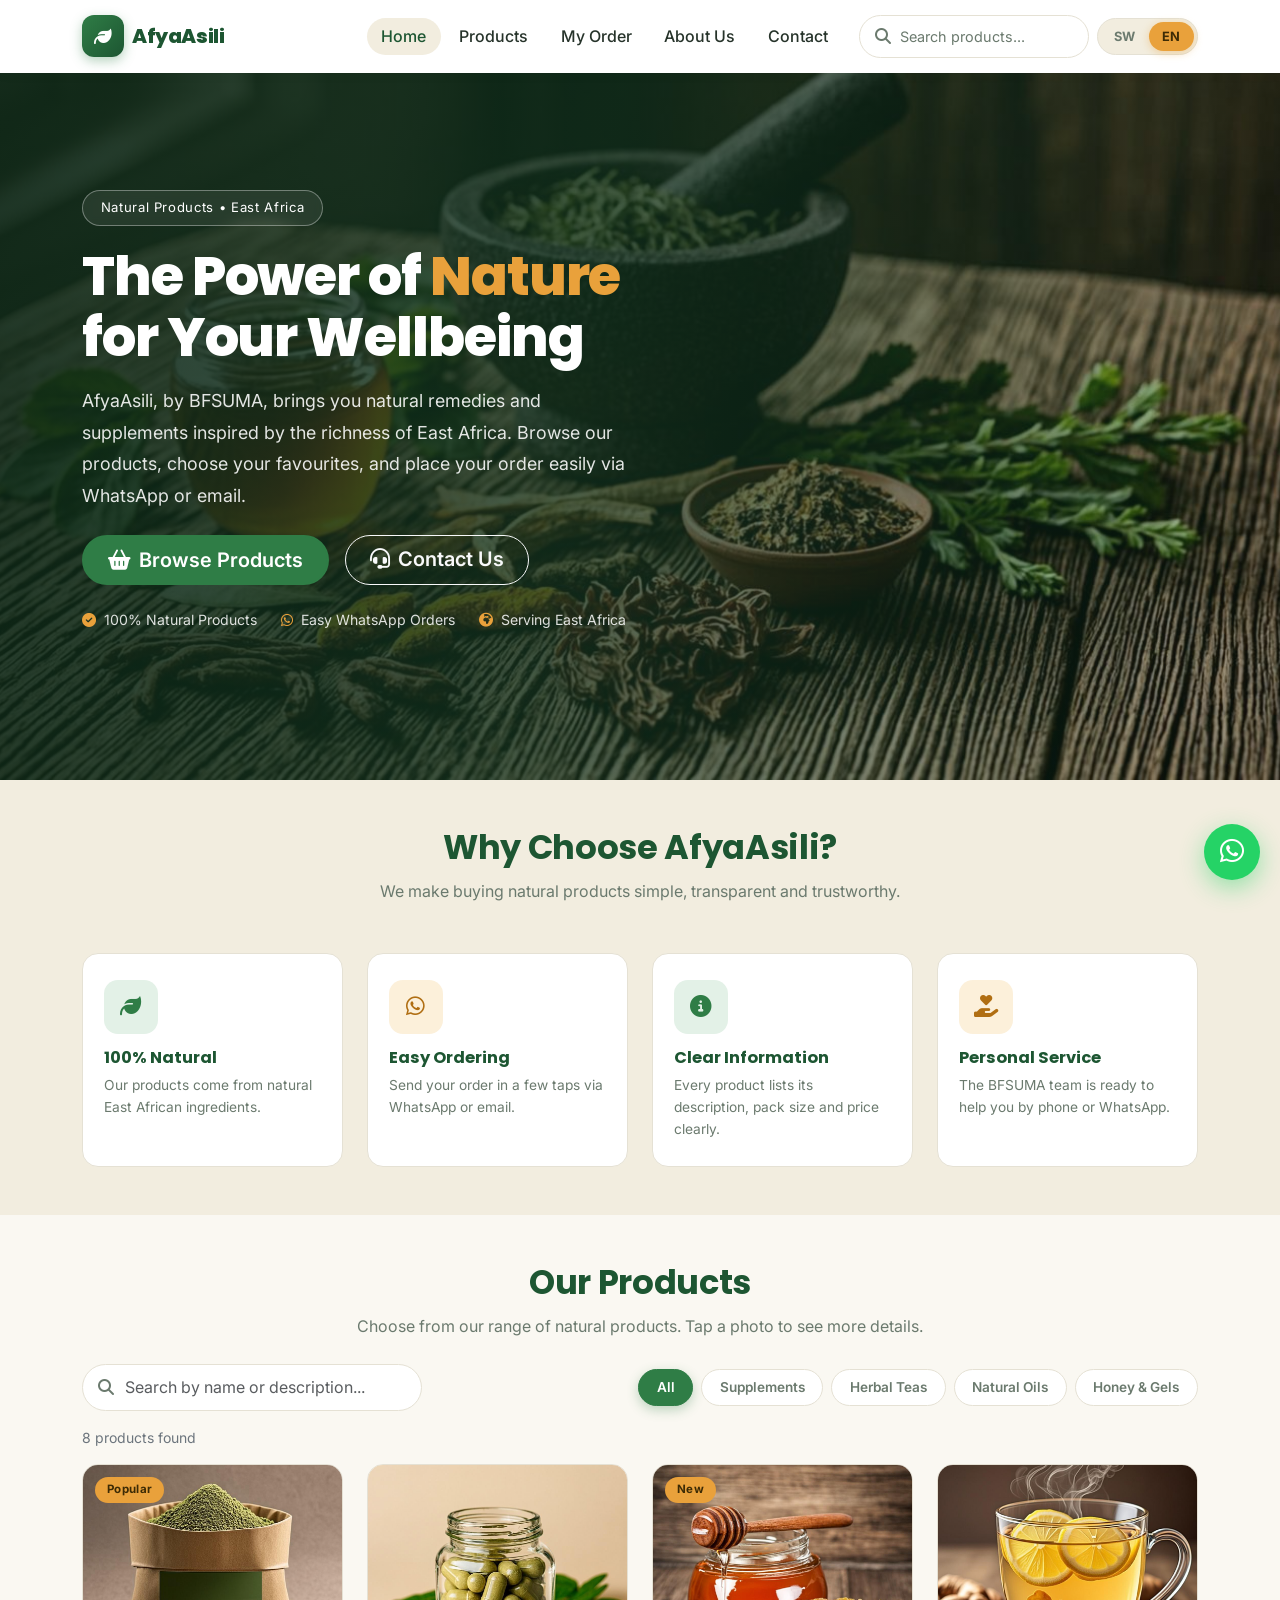
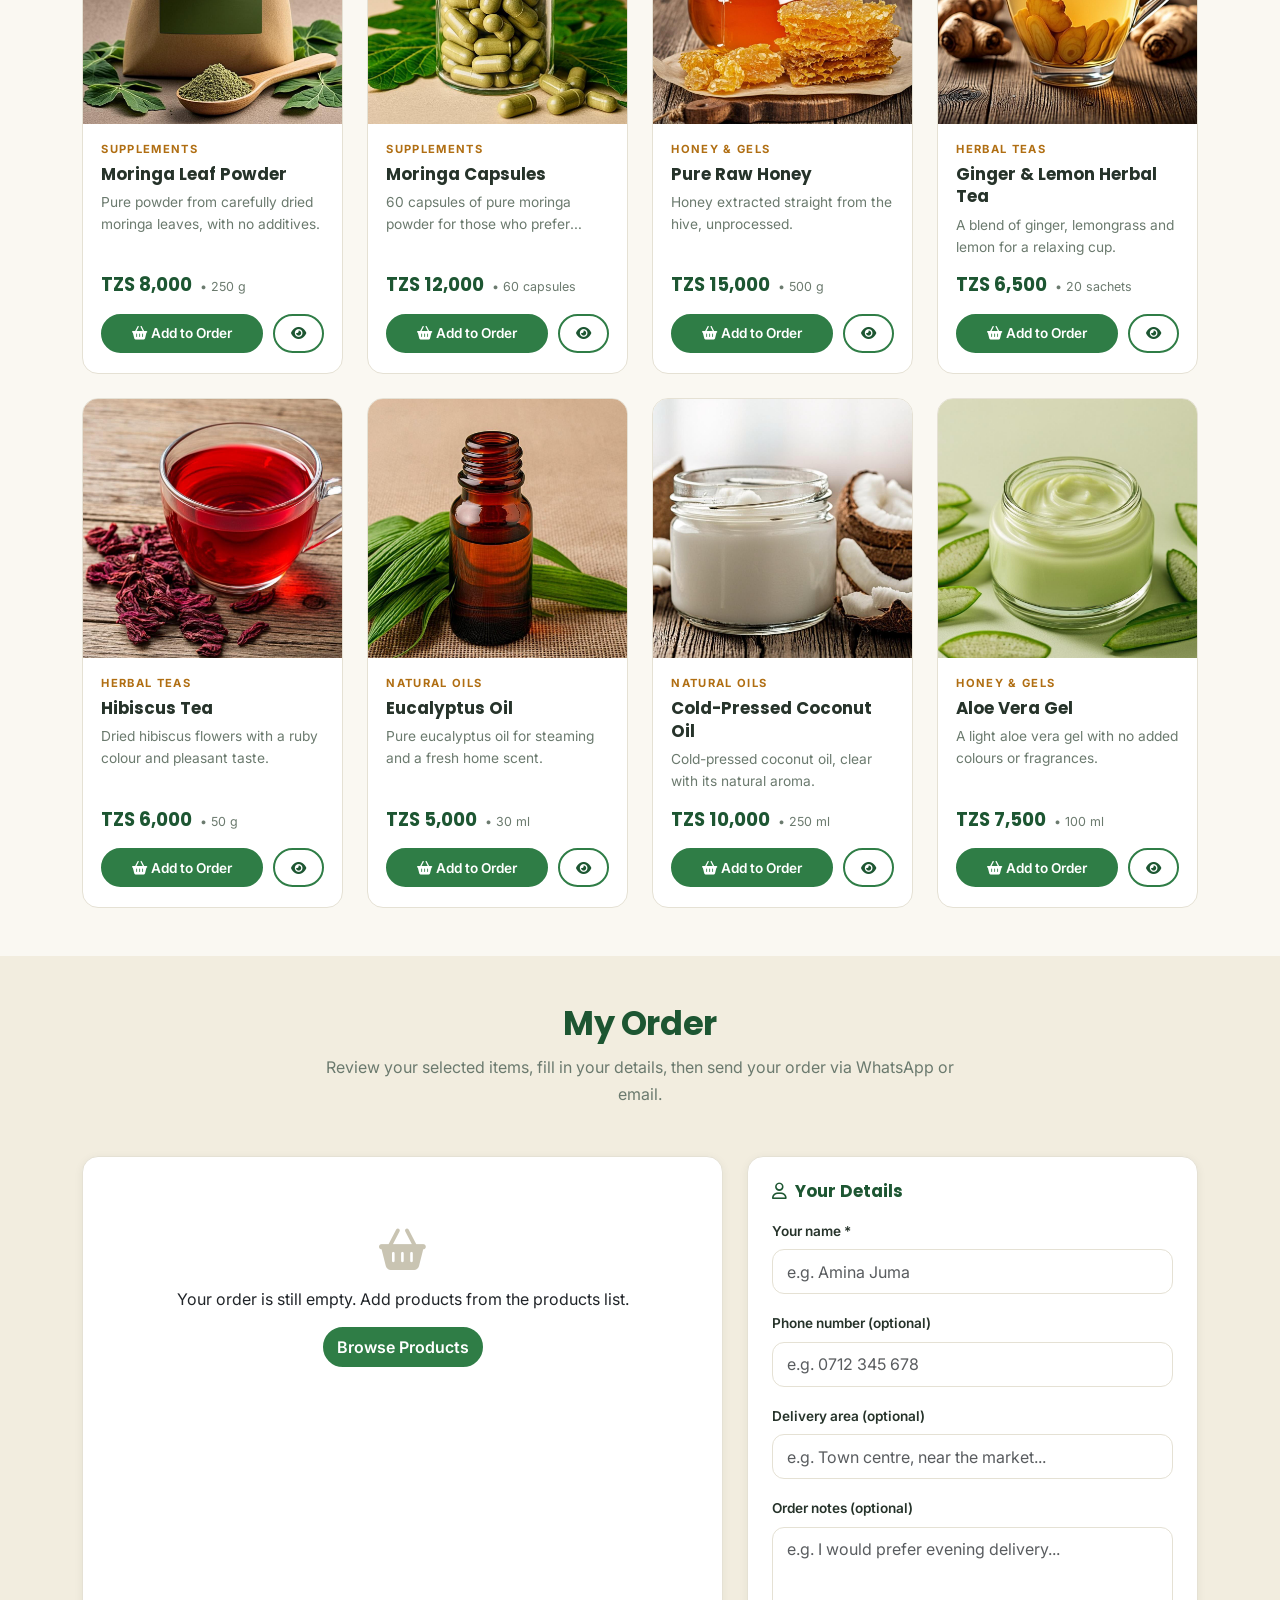
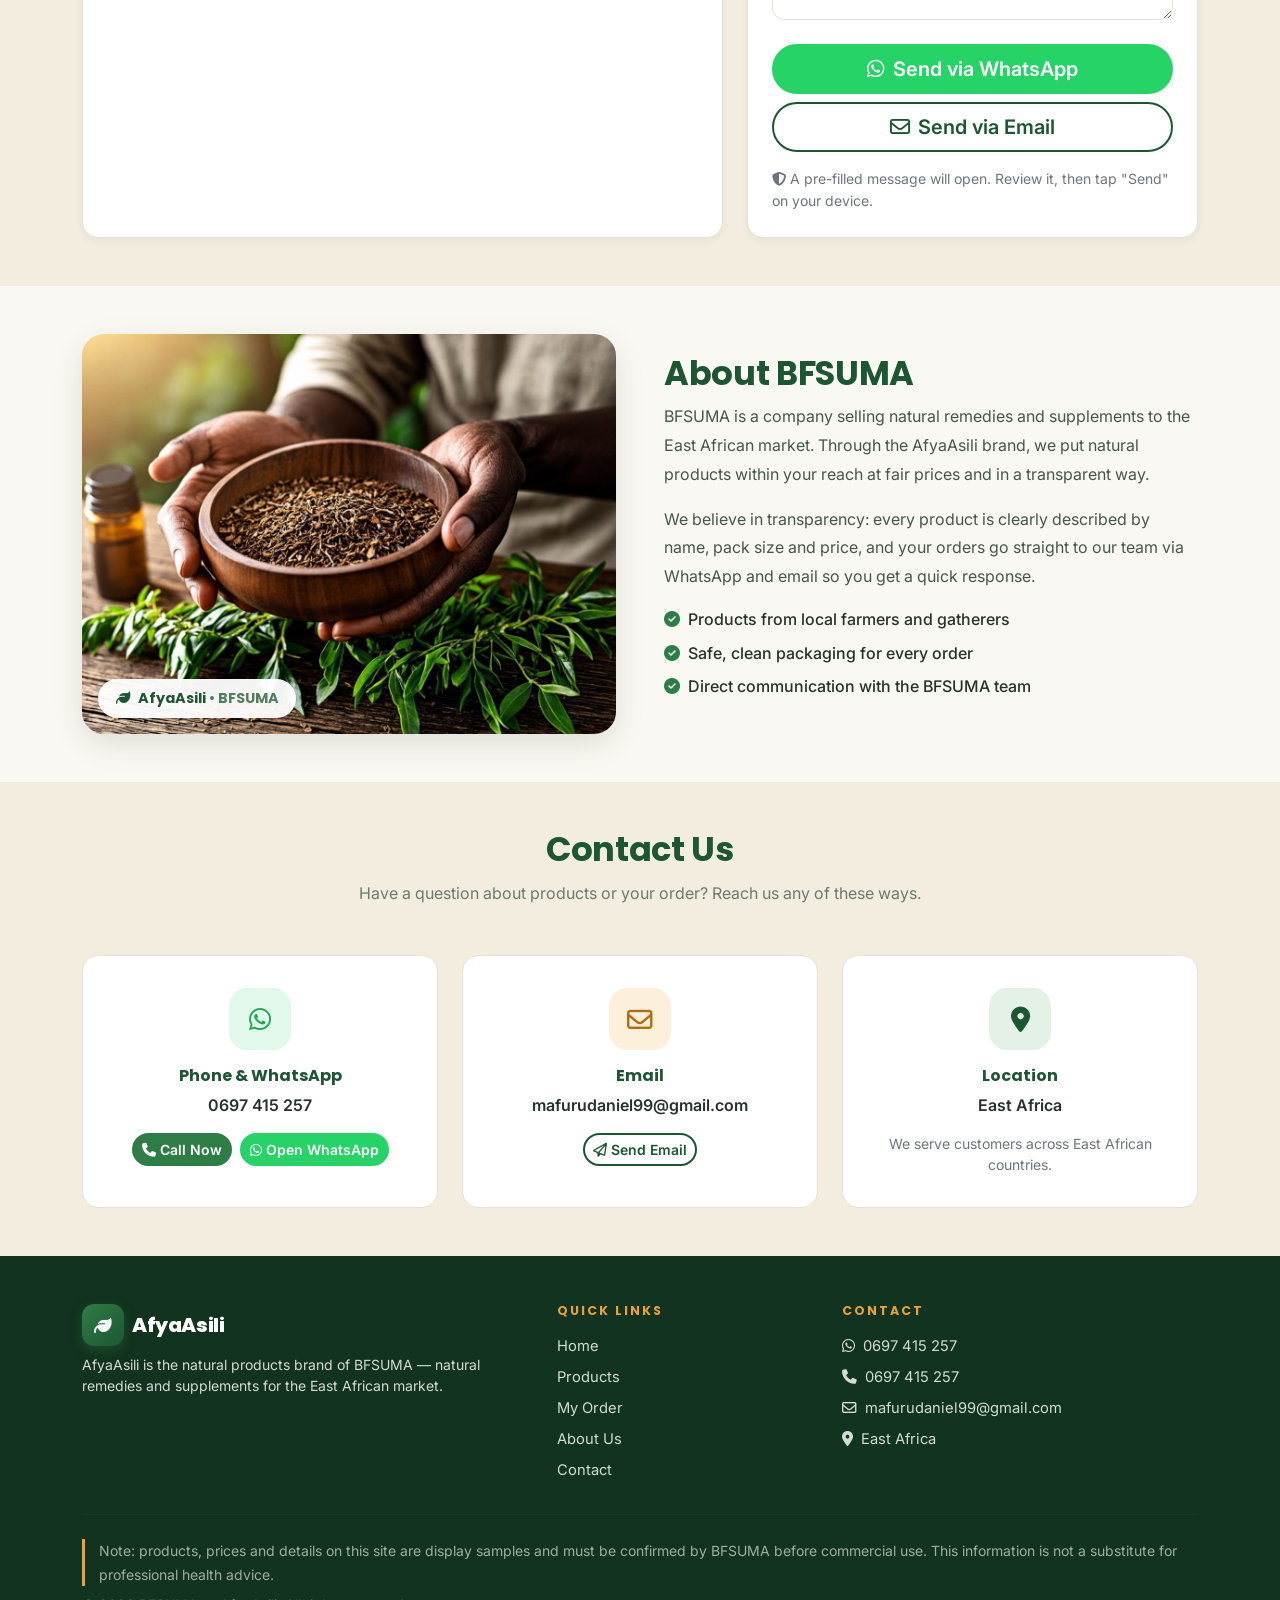
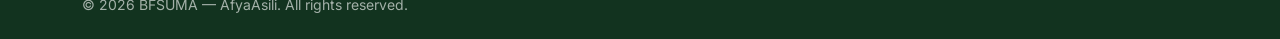
<file: public/index.html>
<!DOCTYPE html>
<html lang="sw">
<head>
  <meta charset="UTF-8" />
  <meta name="viewport" content="width=device-width, initial-scale=1" />
  <meta name="description" content="AfyaAsili — dawa na virutubisho vya asili kutoka kwa BFSUMA kwa soko la Afrika Mashariki. Natural remedies and supplements by BFSUMA for East Africa." />
  <title>AfyaAsili — Bidhaa za Asili za BFSUMA</title>

  <!-- Favicon (SVG ndogo ya jani) -->
  <link rel="icon" type="image/svg+xml" href="img/favicon.svg" />

  <!-- Bootstrap 5 -->
  <link href="https://cdn.jsdelivr.net/npm/bootstrap@5.3.3/dist/css/bootstrap.min.css" rel="stylesheet" />
  <!-- Font Awesome 6 -->
  <link href="https://cdnjs.cloudflare.com/ajax/libs/font-awesome/6.5.2/css/all.min.css" rel="stylesheet" />
  <!-- Font za Google -->
  <link rel="preconnect" href="https://fonts.googleapis.com" />
  <link rel="preconnect" href="https://fonts.gstatic.com" crossorigin />
  <link href="https://fonts.googleapis.com/css2?family=Poppins:wght@500;600;700;800&family=Inter:wght@400;500;600;700&display=swap" rel="stylesheet" />

  <link rel="stylesheet" href="css/style.css" />
</head>
<body>

  <!-- ===================== MENYU YA JUU / NAVBAR ===================== -->
  <nav class="navbar navbar-expand-lg fixed-top site-navbar" id="mainNav">
    <div class="container">
      <a class="navbar-brand d-flex align-items-center gap-2" href="#home">
        <span class="brand-icon"><i class="fa-solid fa-leaf" aria-hidden="true"></i></span>
        <span class="d-flex flex-column lh-1">
          <span class="brand-name">AfyaAsili</span>
        </span>
      </a>

      <button class="navbar-toggler" type="button" data-bs-toggle="collapse" data-bs-target="#navMenu"
              aria-controls="navMenu" aria-expanded="false" aria-label="Menyu / Menu">
        <i class="fa-solid fa-bars"></i>
      </button>

      <div class="collapse navbar-collapse" id="navMenu">
        <ul class="navbar-nav ms-lg-auto mb-2 mb-lg-0 gap-lg-1">
          <li class="nav-item"><a class="nav-link active" href="#home" data-i18n="nav_home">Nyumbani</a></li>
          <li class="nav-item"><a class="nav-link" href="#products" data-i18n="nav_products">Bidhaa</a></li>
          <li class="nav-item"><a class="nav-link" href="#order"><span data-i18n="nav_order">Oda Yangu</span> <span class="badge rounded-pill order-badge ms-1" id="cart-badge">0</span></a></li>
          <li class="nav-item"><a class="nav-link" href="#about" data-i18n="nav_about">Kuhusu Sisi</a></li>
          <li class="nav-item"><a class="nav-link" href="#contact" data-i18n="nav_contact">Mawasiliano</a></li>
        </ul>

        <div class="d-flex flex-column flex-lg-row align-items-lg-center gap-2 ms-lg-3 w-100 w-lg-auto nav-tools">
          <!-- Search -->
          <form class="nav-search" role="search" id="search-form">
            <i class="fa-solid fa-magnifying-glass search-ico" aria-hidden="true"></i>
            <input type="search" class="form-control" id="searchNav" data-i18n-ph="nav_search_ph"
                   placeholder="Tafuta bidhaa..." aria-label="Tafuta bidhaa" autocomplete="off" />
          </form>

          <!-- Kitufe cha lugha / Language switch -->
          <div class="lang-switch d-inline-flex" role="group" aria-label="Lugha / Language">
            <button type="button" class="lang-btn active" id="lang-sw" aria-pressed="true">SW</button>
            <button type="button" class="lang-btn" id="lang-en" aria-pressed="false">EN</button>
          </div>
        </div>
      </div>
    </div>
  </nav>

  <!-- ===================== MWANZO / HERO ===================== -->
  <header class="hero d-flex align-items-center" id="home">
    <div class="container hero-inner">
      <div class="row">
        <div class="col-lg-7">
          <span class="hero-badge" data-i18n="hero_badge">Bidhaa za Asili • Afrika Mashariki</span>
          <h1 class="hero-title" data-i18n-html="hero_title">Nguvu ya <span class='text-accent'>Asili</span><br>kwa Afya Yako</h1>
          <p class="hero-text" data-i18n="hero_text"></p>
          <div class="d-flex flex-wrap gap-3 mt-4">
            <a href="#products" class="btn btn-brand btn-lg px-4">
              <i class="fa-solid fa-basket-shopping me-2" aria-hidden="true"></i><span data-i18n="hero_cta1">Vinjari Bidhaa</span>
            </a>
            <a href="#contact" class="btn btn-outline-light btn-lg px-4">
              <i class="fa-solid fa-headset me-2" aria-hidden="true"></i><span data-i18n="hero_cta2">Wasiliana Nasi</span>
            </a>
          </div>
          <div class="hero-trust d-flex flex-wrap gap-4 mt-4">
            <span><i class="fa-solid fa-circle-check me-2" aria-hidden="true"></i><span data-i18n="hero_b1">100% Bidhaa za Asili</span></span>
            <span><i class="fa-brands fa-whatsapp me-2" aria-hidden="true"></i><span data-i18n="hero_b2">Oda Rahisi kwa WhatsApp</span></span>
            <span><i class="fa-solid fa-earth-africa me-2" aria-hidden="true"></i><span data-i18n="hero_b3">Tunahudumia Afrika Mashariki</span></span>
          </div>
        </div>
      </div>
    </div>
  </header>

  <!-- ===================== KWA NINI SISI / FEATURES ===================== -->
  <section class="features py-5" aria-label="Kwa nini chagua AfyaAsili">
    <div class="container">
      <div class="text-center mb-4 mb-lg-5">
        <h2 class="section-title" data-i18n="f_title">Kwa Nini Chagua AfyaAsili?</h2>
        <p class="section-sub" data-i18n="f_sub"></p>
      </div>
      <div class="row g-4">
        <div class="col-6 col-lg-3">
          <div class="feature-card h-100">
            <span class="feature-ico c-green"><i class="fa-solid fa-leaf" aria-hidden="true"></i></span>
            <h3 data-i18n="f1t">Asili 100%</h3>
            <p data-i18n="f1d"></p>
          </div>
        </div>
        <div class="col-6 col-lg-3">
          <div class="feature-card h-100">
            <span class="feature-ico c-amber"><i class="fa-brands fa-whatsapp" aria-hidden="true"></i></span>
            <h3 data-i18n="f2t">Oda Rahisi</h3>
            <p data-i18n="f2d"></p>
          </div>
        </div>
        <div class="col-6 col-lg-3">
          <div class="feature-card h-100">
            <span class="feature-ico c-green"><i class="fa-solid fa-circle-info" aria-hidden="true"></i></span>
            <h3 data-i18n="f3t">Maelezo Wazi</h3>
            <p data-i18n="f3d"></p>
          </div>
        </div>
        <div class="col-6 col-lg-3">
          <div class="feature-card h-100">
            <span class="feature-ico c-amber"><i class="fa-solid fa-hand-holding-heart" aria-hidden="true"></i></span>
            <h3 data-i18n="f4t">Huduma ya Karibu</h3>
            <p data-i18n="f4d"></p>
          </div>
        </div>
      </div>
    </div>
  </section>

  <!-- ===================== BIDHAA / PRODUCTS ===================== -->
  <section class="products-section py-5" id="products">
    <div class="container">
      <div class="text-center mb-3 mb-lg-4">
        <h2 class="section-title" data-i18n="p_title">Bidhaa Zetu</h2>
        <p class="section-sub" data-i18n="p_sub"></p>
      </div>

      <!-- Search + vichujio vya makundi / Search + category filters -->
      <div class="products-toolbar">
        <div class="search-box">
          <i class="fa-solid fa-magnifying-glass search-ico" aria-hidden="true"></i>
          <input type="search" class="form-control" id="searchSection" data-i18n-ph="search_ph"
                 placeholder="Tafuta kwa jina au maelezo..." aria-label="Tafuta bidhaa" autocomplete="off" />
        </div>
        <div class="cat-chips d-flex flex-wrap gap-2" id="cat-chips" role="group" aria-label="Makundi ya bidhaa"></div>
      </div>

      <p class="results-count text-secondary small mt-3 mb-3" id="results-count" aria-live="polite"></p>

      <div class="row g-4" id="products-grid"></div>
      <div class="empty-state text-center py-5 d-none" id="products-empty">
        <i class="fa-solid fa-magnifying-glass-minus empty-ico" aria-hidden="true"></i>
        <p class="mt-3 mb-0" data-i18n="results_none"></p>
      </div>
    </div>
  </section>

  <!-- ===================== ODA / ORDER ===================== -->
  <section class="order-section py-5" id="order">
    <div class="container">
      <div class="text-center mb-4 mb-lg-5">
        <h2 class="section-title" data-i18n="o_title">Oda Yangu</h2>
        <p class="section-sub" data-i18n="o_sub"></p>
      </div>

      <div class="row g-4">
        <!-- Muhtasari wa bidhaa / Items summary -->
        <div class="col-lg-7">
          <div class="card order-card h-100">
            <div class="card-body p-3 p-md-4">
              <div class="order-empty text-center py-5" id="order-empty">
                <i class="fa-solid fa-basket-shopping empty-ico" aria-hidden="true"></i>
                <p class="mt-3" data-i18n="o_empty"></p>
                <a href="#products" class="btn btn-brand" data-i18n="o_empty_cta">Vinjari Bidhaa</a>
              </div>

              <div class="d-none" id="order-table-wrap">
                <div class="table-responsive">
                  <table class="table order-table align-middle mb-3">
                    <thead>
                      <tr>
                        <th data-i18n="th_product">Bidhaa</th>
                        <th class="text-end" data-i18n="th_price">Bei</th>
                        <th class="text-center" data-i18n="th_qty">Idadi</th>
                        <th class="text-end" data-i18n="th_subtotal">Jumla ndogo</th>
                        <th><span class="visually-hidden">Futa / Remove</span></th>
                      </tr>
                    </thead>
                    <tbody id="order-items"></tbody>
                  </table>
                </div>

                <div class="d-flex justify-content-between align-items-center total-row p-3 rounded">
                  <span class="fw-semibold" data-i18n="o_total">Jumla</span>
                  <span class="fw-bold fs-5 js-currency-line"><span class="js-currency">TZS</span> <span id="order-total">0</span></span>
                </div>

                <div class="text-end mt-3">
                  <button type="button" class="btn btn-sm btn-outline-danger" id="btn-clear">
                    <i class="fa-regular fa-trash-can me-1" aria-hidden="true"></i><span data-i18n="o_clear">Futa Oda</span>
                  </button>
                </div>
              </div>
            </div>
          </div>
        </div>

        <!-- Fomu ya oda / Order form -->
        <div class="col-lg-5">
          <div class="card order-card h-100">
            <div class="card-body p-3 p-md-4">
              <h3 class="form-title mb-3"><i class="fa-regular fa-user me-2" aria-hidden="true"></i><span data-i18n="form_title">Taarifa Zako</span></h3>

              <form id="order-form" novalidate>
                <div class="mb-3">
                  <label class="form-label" for="form-name" data-i18n="lbl_name">Jina lako *</label>
                  <input type="text" class="form-control" id="form-name" data-i18n-ph="ph_name" placeholder="Mfano: Amina Juma" required />
                </div>
                <div class="mb-3">
                  <label class="form-label" for="form-phone" data-i18n="lbl_phone">Namba ya simu (hiari)</label>
                  <input type="tel" class="form-control" id="form-phone" data-i18n-ph="ph_phone" placeholder="Mfano: 0712 345 678" />
                </div>
                <div class="mb-3">
                  <label class="form-label" for="form-area" data-i18n="lbl_area">Eneo la kufikishwa (hiari)</label>
                  <input type="text" class="form-control" id="form-area" data-i18n-ph="ph_area" placeholder="Mfano: Mjini..." />
                </div>
                <div class="mb-3">
                  <label class="form-label" for="form-notes" data-i18n="lbl_notes">Maelezo ya oda (hiari)</label>
                  <textarea class="form-control" id="form-notes" rows="3" data-i18n-ph="ph_notes" placeholder="Mfano: ..."></textarea>
                </div>

                <div class="d-grid gap-2 mt-4">
                  <button type="button" class="btn btn-whatsapp btn-lg" id="btn-send-wa">
                    <i class="fa-brands fa-whatsapp me-2" aria-hidden="true"></i><span data-i18n="send_wa">Tuma kwa WhatsApp</span>
                  </button>
                  <button type="button" class="btn btn-email btn-lg" id="btn-send-email">
                    <i class="fa-regular fa-envelope me-2" aria-hidden="true"></i><span data-i18n="send_email">Tuma kwa Barua Pepe</span>
                  </button>
                </div>
                <p class="form-note small text-secondary mt-3 mb-0">
                  <i class="fa-solid fa-shield-halved me-1" aria-hidden="true"></i><span data-i18n="send_note"></span>
                </p>
              </form>
            </div>
          </div>
        </div>
      </div>
    </div>
  </section>

  <!-- ===================== KUHUSU / ABOUT ===================== -->
  <section class="about-section py-5" id="about">
    <div class="container">
      <div class="row align-items-center g-4 g-lg-5">
        <div class="col-lg-6">
          <div class="about-img-wrap">
            <img src="img/about.jpg" class="about-img" alt="Bidhaa za asili za AfyaAsili / AfyaAsili natural products" loading="lazy" />
            <span class="about-chip"><i class="fa-solid fa-leaf me-2" aria-hidden="true"></i>AfyaAsili <span class="opacity-75">• BFSUMA</span></span>
          </div>
        </div>
        <div class="col-lg-6">
          <h2 class="section-title text-start" data-i18n="a_title">Kuhusu BFSUMA</h2>
          <p data-i18n="a_p1"></p>
          <p data-i18n="a_p2"></p>
          <ul class="about-list list-unstyled">
            <li><i class="fa-solid fa-circle-check me-2" aria-hidden="true"></i><span data-i18n="a_pt1"></span></li>
            <li><i class="fa-solid fa-circle-check me-2" aria-hidden="true"></i><span data-i18n="a_pt2"></span></li>
            <li><i class="fa-solid fa-circle-check me-2" aria-hidden="true"></i><span data-i18n="a_pt3"></span></li>
          </ul>
        </div>
      </div>
    </div>
  </section>

  <!-- ===================== MAWASILIANO / CONTACT ===================== -->
  <section class="contact-section py-5" id="contact">
    <div class="container">
      <div class="text-center mb-4 mb-lg-5">
        <h2 class="section-title" data-i18n="c_title">Mawasiliano</h2>
        <p class="section-sub" data-i18n="c_sub"></p>
      </div>
      <div class="row g-4 justify-content-center">
        <div class="col-md-6 col-lg-4">
          <div class="contact-card h-100 text-center">
            <span class="contact-ico wa"><i class="fa-brands fa-whatsapp" aria-hidden="true"></i></span>
            <h3 data-i18n="c_phone_title">Simu na WhatsApp</h3>
            <p class="contact-value js-phone-display">0697 415 257</p>
            <div class="d-flex justify-content-center gap-2 flex-wrap">
              <a class="btn btn-sm btn-brand" href="#" data-js="tel">
                <i class="fa-solid fa-phone me-1" aria-hidden="true"></i><span data-i18n="act_call">Piga Simu</span>
              </a>
              <a class="btn btn-sm btn-whatsapp" href="#" target="_blank" rel="noopener" data-js="wa">
                <i class="fa-brands fa-whatsapp me-1" aria-hidden="true"></i><span data-i18n="act_wa">Fungua WhatsApp</span>
              </a>
            </div>
          </div>
        </div>
        <div class="col-md-6 col-lg-4">
          <div class="contact-card h-100 text-center">
            <span class="contact-ico em"><i class="fa-regular fa-envelope" aria-hidden="true"></i></span>
            <h3 data-i18n="c_email_title">Barua Pepe</h3>
            <p class="contact-value text-break js-email">mafurudaniel99@gmail.com</p>
            <div class="d-flex justify-content-center">
              <a class="btn btn-sm btn-email" href="#" data-js="mailto">
                <i class="fa-regular fa-paper-plane me-1" aria-hidden="true"></i><span data-i18n="act_email">Tuma Barua Pepe</span>
              </a>
            </div>
          </div>
        </div>
        <div class="col-md-6 col-lg-4">
          <div class="contact-card h-100 text-center">
            <span class="contact-ico lo"><i class="fa-solid fa-location-dot" aria-hidden="true"></i></span>
            <h3 data-i18n="c_area_title">Eneo</h3>
            <p class="contact-value js-location">Afrika Mashariki</p>
            <p class="small text-secondary mb-0" data-i18n="c_area_note"></p>
          </div>
        </div>
      </div>
    </div>
  </section>

  <!-- ===================== FOOTER ===================== -->
  <footer class="site-footer pt-5 pb-4">
    <div class="container">
      <div class="row g-4">
        <div class="col-lg-5">
          <a class="navbar-brand d-inline-flex align-items-center gap-2 mb-2" href="#home">
            <span class="brand-icon"><i class="fa-solid fa-leaf" aria-hidden="true"></i></span>
            <span class="brand-name">AfyaAsili</span>
          </a>
          <p class="small mb-0" data-i18n="fo_about"></p>
        </div>
        <div class="col-6 col-lg-3">
          <h3 class="footer-title" data-i18n="fo_links_title">Viungo vya Haraka</h3>
          <ul class="list-unstyled footer-links mb-0">
            <li><a href="#home" data-i18n="nav_home">Nyumbani</a></li>
            <li><a href="#products" data-i18n="nav_products">Bidhaa</a></li>
            <li><a href="#order" data-i18n="nav_order">Oda Yangu</a></li>
            <li><a href="#about" data-i18n="nav_about">Kuhusu Sisi</a></li>
            <li><a href="#contact" data-i18n="nav_contact">Mawasiliano</a></li>
          </ul>
        </div>
        <div class="col-6 col-lg-4">
          <h3 class="footer-title" data-i18n="fo_contact_title">Mawasiliano</h3>
          <ul class="list-unstyled footer-links mb-0">
            <li><a href="#" data-js="wa" target="_blank" rel="noopener"><i class="fa-brands fa-whatsapp me-2" aria-hidden="true"></i><span class="js-phone-display">0697 415 257</span></a></li>
            <li><a href="#" data-js="tel"><i class="fa-solid fa-phone me-2" aria-hidden="true"></i><span class="js-phone-display">0697 415 257</span></a></li>
            <li><a href="#" data-js="mailto"><i class="fa-regular fa-envelope me-2" aria-hidden="true"></i><span class="js-email">mafurudaniel99@gmail.com</span></a></li>
            <li><i class="fa-solid fa-location-dot me-2" aria-hidden="true"></i><span class="js-location">Afrika Mashariki</span></li>
          </ul>
        </div>
      </div>
      <hr class="footer-hr my-4" />
      <p class="footer-disclaimer small mb-2" data-i18n="fo_disclaimer"></p>
      <p class="small mb-0 opacity-75">© <span id="year">2025</span> BFSUMA — AfyaAsili. <span data-i18n="fo_rights">Haki zote zimehifadhiwa.</span></p>
    </div>
  </footer>

  <!-- Kitufe kinachoelea WhatsApp / Floating WhatsApp button -->
  <a class="floating-wa" href="#" data-js="wa-float" target="_blank" rel="noopener"
     aria-label="Wasiliana kwa WhatsApp / Chat on WhatsApp">
    <i class="fa-brands fa-whatsapp" aria-hidden="true"></i>
  </a>

  <!-- ===================== DIRISHA LA BIDHAA / PRODUCT MODAL ===================== -->
  <div class="modal fade" id="productModal" tabindex="-1" aria-labelledby="pmName" aria-hidden="true">
    <div class="modal-dialog modal-lg modal-dialog-centered modal-dialog-scrollable">
      <div class="modal-content product-modal">
        <div class="modal-header border-0">
          <button type="button" class="btn-close" data-bs-dismiss="modal" aria-label="Funga / Close"></button>
        </div>
        <div class="modal-body pt-0">
          <div class="row g-4">
            <div class="col-md-6">
              <div id="pmCarousel" class="carousel slide pm-carousel rounded overflow-hidden" data-bs-ride="false">
                <div class="carousel-inner" id="pm-carousel-inner"></div>
                <button class="carousel-control-prev d-none" type="button" data-bs-target="#pmCarousel" data-bs-slide="prev">
                  <span class="carousel-control-prev-icon" aria-hidden="true"></span>
                  <span class="visually-hidden">Iliyotangulia / Previous</span>
                </button>
                <button class="carousel-control-next d-none" type="button" data-bs-target="#pmCarousel" data-bs-slide="next">
                  <span class="carousel-control-next-icon" aria-hidden="true"></span>
                  <span class="visually-hidden">Ifuatayo / Next</span>
                </button>
              </div>
            </div>
            <div class="col-md-6">
              <span class="product-cat" id="pm-cat"></span>
              <h2 class="product-name mt-1" id="pmName"></h2>
              <p class="product-price mt-2"><span class="js-currency">TZS</span> <span id="pm-price"></span></p>
              <p class="product-pack text-secondary small"><i class="fa-solid fa-box me-1" aria-hidden="true"></i><span id="pm-pack"></span></p>
              <p class="product-desc" id="pm-desc"></p>

              <div class="qty-row d-flex align-items-center gap-3 mt-3">
                <span class="fw-semibold small" data-i18n="m_qty">Idadi</span>
                <div class="qty-stepper d-inline-flex align-items-center">
                  <button type="button" class="qty-btn" id="pm-minus" aria-label="Punguza / Decrease"><i class="fa-solid fa-minus" aria-hidden="true"></i></button>
                  <input type="text" inputmode="numeric" class="qty-input" id="pm-qty" value="1" aria-label="Idadi / Quantity" />
                  <button type="button" class="qty-btn" id="pm-plus" aria-label="Ongeza / Increase"><i class="fa-solid fa-plus" aria-hidden="true"></i></button>
                </div>
              </div>

              <button type="button" class="btn btn-brand w-100 mt-4" id="pm-add">
                <i class="fa-solid fa-basket-shopping me-2" aria-hidden="true"></i><span data-i18n="m_add">Weka kwenye Oda</span>
              </button>
            </div>
          </div>
        </div>
      </div>
    </div>
  </div>

  <!-- Toast ya taarifu / Notification toast -->
  <div class="toast-area" id="toast-area" aria-live="polite" aria-atomic="true">
    <div class="toast-msg" id="toast">
      <i class="fa-solid fa-circle-check me-2" aria-hidden="true"></i><span id="toast-text"></span>
    </div>
  </div>

  <!-- Bootstrap JS -->
  <script src="https://cdn.jsdelivr.net/npm/bootstrap@5.3.3/dist/js/bootstrap.bundle.min.js"></script>
  <!-- TAARIFA (HARIRI HAPA) / DATA (EDIT HERE) -->
  <script src="js/data.js"></script>
  <!-- MANTIKI YA TOVUTI / WEBSITE LOGIC -->
  <script src="js/app.js"></script>
</body>
</html>
</file>
<file: public/css/style.css>
/* =====================================================================
   AFYAASILI — CUSTOM STYLES
   Muonekano: kijani cha asili + dhahabu ya joto (earthy green & amber)
   ===================================================================== */

:root {
  --clr-primary: #2f7d46;        /* kijani kuu / main green */
  --clr-primary-dark: #1d5632;   /* kijani iliyozidiwa / darker green */
  --clr-deep: #12331f;           /* kijani cha giza / deep forest */
  --clr-accent: #e9a13b;         /* dhahabu / amber accent */
  --clr-accent-dark: #b06e12;
  --clr-bg: #faf8f2;             /* background kuu */
  --clr-cream: #f2eddf;          /* sehemu mbadala / alt section */
  --clr-surface: #ffffff;
  --clr-text: #26332a;
  --clr-muted: #6b7a6e;
  --clr-line: #e5e1d4;
  --clr-wa: #25d366;             /* WhatsApp green */
  --radius: 16px;
  --shadow-sm: 0 2px 10px rgba(18, 51, 31, 0.06);
  --shadow-md: 0 10px 30px rgba(18, 51, 31, 0.12);
  --font-head: "Poppins", "Segoe UI", sans-serif;
  --font-body: "Inter", "Segoe UI", sans-serif;
}

html {
  scroll-behavior: smooth;
  scroll-padding-top: 86px;
}

body {
  font-family: var(--font-body);
  background: var(--clr-bg);
  color: var(--clr-text);
  overflow-x: hidden;
}

h1, h2, h3, h4, .brand-name, .form-title {
  font-family: var(--font-head);
}

a { text-decoration: none; }

::selection { background: var(--clr-accent); color: #fff; }

/* ---------- Vitufe vya msingi / Base buttons ---------- */
.btn { border-radius: 999px; font-weight: 600; }

.btn-brand {
  background: var(--clr-primary);
  color: #fff;
  border: 2px solid var(--clr-primary);
}
.btn-brand:hover, .btn-brand:focus {
  background: var(--clr-primary-dark);
  border-color: var(--clr-primary-dark);
  color: #fff;
}

.btn-outline-brand {
  border: 2px solid var(--clr-primary);
  color: var(--clr-primary-dark);
  background: transparent;
}
.btn-outline-brand:hover {
  background: var(--clr-primary);
  color: #fff;
}

.btn-whatsapp {
  background: var(--clr-wa);
  border: 2px solid var(--clr-wa);
  color: #fff;
}
.btn-whatsapp:hover, .btn-whatsapp:focus {
  background: #1fb457;
  border-color: #1fb457;
  color: #fff;
}

.btn-email {
  background: transparent;
  border: 2px solid var(--clr-primary-dark);
  color: var(--clr-primary-dark);
}
.btn-email:hover, .btn-email:focus {
  background: var(--clr-primary-dark);
  color: #fff;
}

.btn:focus-visible {
  outline: 3px solid var(--clr-accent);
  outline-offset: 2px;
}

/* ---------- Menyu ya juu / Navbar ---------- */
.site-navbar {
  position: fixed;
  top: 0;
  right: 0;
  left: 0;
  z-index: 1030;
  padding: 0.65rem 0;
  transition: background 0.3s ease, box-shadow 0.3s ease;
  background: #fff;
  box-shadow: var(--shadow-sm);
}

.site-navbar.scrolled {
  background: #fff;
  box-shadow: var(--shadow-sm);
}

.brand-icon {
  width: 42px;
  height: 42px;
  border-radius: 12px;
  display: inline-flex;
  align-items: center;
  justify-content: center;
  background: linear-gradient(135deg, var(--clr-primary) 0%, var(--clr-primary-dark) 100%);
  color: #fff;
  font-size: 1.1rem;
  box-shadow: 0 4px 12px rgba(47, 125, 70, 0.35);
}

.brand-name {
  font-weight: 800;
  font-size: 1.25rem;
  letter-spacing: -0.02em;
  color: var(--clr-primary-dark);
  transition: color 0.3s ease;
}
.brand-sub {
  font-size: 0.68rem;
  letter-spacing: 0.14em;
  text-transform: uppercase;
  color: var(--clr-muted);
  transition: color 0.3s ease;
}

.site-navbar .nav-link {
  color: var(--clr-text);
  font-weight: 500;
  border-radius: 999px;
  padding: 0.4rem 0.9rem !important;
  transition: color 0.25s ease, background 0.25s ease;
}
.site-navbar .nav-link:hover,
.site-navbar .nav-link:focus { color: var(--clr-primary); }

.site-navbar .nav-link.active { color: var(--clr-primary-dark); background: var(--clr-cream); }

.order-badge { background: var(--clr-accent); color: #3d2b05; font-size: 0.68rem; }

.site-navbar.scrolled .nav-link { color: var(--clr-text); }
.site-navbar.scrolled .nav-link:hover,
.site-navbar.scrolled .nav-link:focus { color: var(--clr-primary); }
.site-navbar.scrolled .nav-link.active { background: var(--clr-cream); color: var(--clr-primary-dark); }
.site-navbar.scrolled .brand-name { color: var(--clr-primary-dark); }
.site-navbar.scrolled .brand-sub { color: var(--clr-muted); }

.site-navbar .navbar-toggler {
  flex: 0 0 44px;
  width: 44px;
  height: 44px;
  align-items: center;
  justify-content: center;
  padding: 0;
  color: var(--clr-primary-dark);
  font-size: 1.25rem;
  background: #fff;
  border: 1px solid var(--clr-line);
  border-radius: 10px;
}
.site-navbar .navbar-toggler:hover { background: var(--clr-cream); }
.site-navbar .navbar-toggler:focus { box-shadow: none; outline: 3px solid var(--clr-accent); outline-offset: 2px; }

@media (max-width: 991.98px) {
  .site-navbar .navbar-toggler { display: inline-flex; }
  .site-navbar .navbar-collapse {
    background: #fff;
    margin-top: 0.75rem;
    padding: 1rem 1.25rem 1.25rem;
    border-radius: var(--radius);
    box-shadow: var(--shadow-md);
    max-height: calc(100vh - 5.5rem);
    max-height: calc(100dvh - 5.5rem);
    overflow-y: auto;
    overscroll-behavior: contain;
  }
  .site-navbar .navbar-collapse .nav-link,
  .site-navbar .navbar-collapse .brand-name { color: var(--clr-text); }
  .site-navbar .navbar-collapse .nav-link.active { background: var(--clr-cream); color: var(--clr-primary-dark); }
  .site-navbar .navbar-collapse .brand-name { color: var(--clr-primary-dark); }
  .site-navbar .navbar-collapse .brand-sub { color: var(--clr-muted); }
}

.w-lg-auto { width: 100%; }
@media (min-width: 992px) {
  .w-lg-auto { width: auto !important; }
}

/* Search kwenye menyu / navbar search */
.nav-search { position: relative; width: 100%; }
@media (min-width: 992px) { .nav-search { width: 230px; } }

.nav-search .form-control {
  border-radius: 999px;
  padding-left: 2.5rem;
  padding-right: 1rem;
  font-size: 0.9rem;
  border: 1px solid var(--clr-line);
  background: #fff;
  color: var(--clr-text);
  transition: background 0.25s ease, color 0.25s ease;
}
.nav-search .form-control::placeholder { color: var(--clr-muted); }
.nav-search .form-control:focus {
  background: #fff;
  color: var(--clr-text);
  box-shadow: 0 0 0 3px rgba(233, 161, 59, 0.35);
}

.search-ico {
  position: absolute;
  left: 1rem;
  top: 50%;
  transform: translateY(-50%);
  color: var(--clr-muted);
  pointer-events: none;
  z-index: 5;
}
.nav-search .search-ico { color: var(--clr-muted); }

/* Kitufe cha lugha / language switch */
.lang-switch {
  background: var(--clr-cream);
  border: 1px solid var(--clr-line);
  border-radius: 999px;
  padding: 3px;
}
.lang-btn {
  border: 0;
  background: transparent;
  color: var(--clr-muted);
  font-weight: 700;
  font-size: 0.8rem;
  padding: 0.3rem 0.85rem;
  border-radius: 999px;
  transition: all 0.25s ease;
}
.lang-btn.active {
  background: var(--clr-accent);
  color: #3d2b05;
  box-shadow: 0 2px 8px rgba(233, 161, 59, 0.4);
}

.site-navbar.scrolled .lang-switch,
.navbar-collapse.show .lang-switch {
  background: var(--clr-cream);
  border-color: var(--clr-line);
}
.site-navbar.scrolled .lang-btn,
.navbar-collapse.show .lang-btn { color: var(--clr-muted); }
.site-navbar.scrolled .lang-btn.active,
.navbar-collapse.show .lang-btn.active { background: var(--clr-accent); color: #3d2b05; }

/* ---------- Hero ---------- */
.hero {
  min-height: min(92vh, 780px);
  padding: 130px 0 90px;
  background:
    linear-gradient(100deg, rgba(12, 38, 22, 0.92) 0%, rgba(18, 51, 31, 0.78) 45%, rgba(18, 51, 31, 0.25) 100%),
    url("../img/hero.jpg") center / cover no-repeat;
  color: #fff;
  position: relative;
}

.hero-badge {
  display: inline-block;
  padding: 0.45rem 1.1rem;
  border: 1px solid rgba(255, 255, 255, 0.35);
  border-radius: 999px;
  font-size: 0.82rem;
  letter-spacing: 0.05em;
  background: rgba(255, 255, 255, 0.08);
  backdrop-filter: blur(4px);
  margin-bottom: 1.25rem;
}

.hero-title {
  font-size: clamp(2.1rem, 5vw, 3.4rem);
  font-weight: 800;
  line-height: 1.12;
  letter-spacing: -0.02em;
}

.text-accent { color: var(--clr-accent); }

.hero-text {
  margin-top: 1.1rem;
  max-width: 560px;
  font-size: clamp(1rem, 1.4vw, 1.12rem);
  color: rgba(255, 255, 255, 0.88);
  line-height: 1.75;
}

.hero-trust {
  font-size: 0.88rem;
  color: rgba(255, 255, 255, 0.85);
}
.hero-trust i { color: var(--clr-accent); }

@media (max-width: 767.98px) {
  .hero { padding: 120px 0 70px; min-height: 78vh; }
}

/* ---------- Vichwa vya sehemu / Section headings ---------- */
.section-title {
  font-size: clamp(1.5rem, 3vw, 2.1rem);
  font-weight: 700;
  letter-spacing: -0.01em;
  color: var(--clr-primary-dark);
  text-align: center;
}
.section-sub {
  color: var(--clr-muted);
  max-width: 640px;
  margin: 0.6rem auto 0;
  line-height: 1.7;
}

/* ---------- Features ---------- */
.features { background: var(--clr-cream); }

.feature-card {
  background: var(--clr-surface);
  border: 1px solid var(--clr-line);
  border-radius: var(--radius);
  padding: 1.6rem 1.3rem;
  transition: transform 0.25s ease, box-shadow 0.25s ease;
}
.feature-card:hover { transform: translateY(-5px); box-shadow: var(--shadow-md); }

.feature-card h3 { font-size: 1.02rem; font-weight: 700; margin: 0.9rem 0 0.4rem; color: var(--clr-primary-dark); }
.feature-card p { font-size: 0.86rem; color: var(--clr-muted); margin: 0; line-height: 1.6; }

.feature-ico {
  width: 54px;
  height: 54px;
  border-radius: 14px;
  display: inline-flex;
  align-items: center;
  justify-content: center;
  font-size: 1.35rem;
}
.feature-ico.c-green { background: #e3f1e7; color: var(--clr-primary); }
.feature-ico.c-amber { background: #fcf0da; color: var(--clr-accent-dark); }

/* ---------- Taarifa ya mfano / Demo notice ---------- */
.alert-sample {
  background: #fdf5e2;
  border: 1px solid #f0d9a8;
  color: #7a5a17;
  border-radius: 14px;
  font-size: 0.88rem;
  line-height: 1.65;
  padding: 0.9rem 1.1rem;
}

/* ---------- Sehemu ya bidhaa / Products ---------- */
.products-section { background: var(--clr-bg); }

.products-toolbar {
  display: flex;
  flex-direction: column;
  gap: 1rem;
  align-items: stretch;
}
@media (min-width: 992px) {
  .products-toolbar {
    flex-direction: row;
    align-items: center;
    justify-content: space-between;
  }
  .products-toolbar .search-box { width: 340px; flex-shrink: 0; }
}

.search-box { position: relative; }
.search-box .form-control {
  border-radius: 999px;
  padding: 0.65rem 1.2rem 0.65rem 2.6rem;
  border: 1px solid var(--clr-line);
  background: #fff;
}
.search-box .form-control:focus {
  border-color: var(--clr-primary);
  box-shadow: 0 0 0 3px rgba(47, 125, 70, 0.18);
}

.cat-chips .chip {
  border: 1.5px solid var(--clr-line);
  background: #fff;
  color: var(--clr-muted);
  font-weight: 600;
  font-size: 0.85rem;
  border-radius: 999px;
  padding: 0.45rem 1.1rem;
  transition: all 0.25s ease;
}
.cat-chips .chip:hover { border-color: var(--clr-primary); color: var(--clr-primary-dark); }
.cat-chips .chip.active {
  background: var(--clr-primary);
  border-color: var(--clr-primary);
  color: #fff;
  box-shadow: 0 4px 12px rgba(47, 125, 70, 0.3);
}

.results-count { margin-bottom: 0; }

/* ---------- Kadi za bidhaa / Product cards ---------- */
.product-card {
  background: var(--clr-surface);
  border: 1px solid var(--clr-line);
  border-radius: var(--radius);
  overflow: hidden;
  height: 100%;
  display: flex;
  flex-direction: column;
  transition: transform 0.25s ease, box-shadow 0.25s ease;
}
.product-card:hover { transform: translateY(-6px); box-shadow: var(--shadow-md); }

.product-img-btn {
  display: block;
  position: relative;
  padding: 0;
  border: 0;
  background: none;
  overflow: hidden;
  cursor: pointer;
}

.product-img {
  width: 100%;
  aspect-ratio: 1 / 1;
  object-fit: cover;
  display: block;
  transition: transform 0.4s ease;
}
.product-card:hover .product-img { transform: scale(1.06); }

.product-zoom-hint {
  position: absolute;
  right: 0.75rem;
  bottom: 0.75rem;
  width: 34px;
  height: 34px;
  border-radius: 50%;
  background: rgba(255, 255, 255, 0.92);
  color: var(--clr-primary-dark);
  display: inline-flex;
  align-items: center;
  justify-content: center;
  font-size: 0.85rem;
  opacity: 0;
  transition: opacity 0.25s ease;
}
.product-card:hover .product-zoom-hint { opacity: 1; }

.product-badge {
  position: absolute;
  top: 0.75rem;
  left: 0.75rem;
  background: var(--clr-accent);
  color: #3d2b05;
  font-size: 0.72rem;
  font-weight: 700;
  padding: 0.28rem 0.75rem;
  border-radius: 999px;
  letter-spacing: 0.03em;
}

.product-body {
  padding: 1.1rem 1.15rem 1.25rem;
  display: flex;
  flex-direction: column;
  flex: 1;
}

.product-cat {
  font-size: 0.7rem;
  font-weight: 700;
  letter-spacing: 0.12em;
  text-transform: uppercase;
  color: var(--clr-accent-dark);
}

.product-name {
  font-size: 1.05rem;
  font-weight: 700;
  color: var(--clr-text);
  margin: 0.3rem 0 0.35rem;
  line-height: 1.35;
}

.product-short {
  font-size: 0.86rem;
  color: var(--clr-muted);
  line-height: 1.6;
  margin-bottom: 0.85rem;
  display: -webkit-box;
  -webkit-line-clamp: 2;
  -webkit-box-orient: vertical;
  overflow: hidden;
}

.product-price-row {
  margin-top: auto;
  display: flex;
  align-items: baseline;
  gap: 0.5rem;
  flex-wrap: wrap;
}
.product-price {
  font-family: var(--font-head);
  font-weight: 700;
  font-size: 1.15rem;
  color: var(--clr-primary-dark);
}
.product-pack { font-size: 0.78rem; color: var(--clr-muted); }

.product-actions { display: flex; gap: 0.6rem; margin-top: 0.95rem; }
.product-actions .btn { font-size: 0.85rem; padding: 0.45rem 1rem; }
.product-actions .btn-add { flex: 1; }

/* ---------- Oda / Order section ---------- */
.order-section { background: var(--clr-cream); }

.order-card {
  border: 1px solid var(--clr-line);
  border-radius: var(--radius);
  background: var(--clr-surface);
  box-shadow: var(--shadow-sm);
}

.empty-ico {
  font-size: 2.6rem;
  color: #c9c4b2;
}

.order-table { font-size: 0.92rem; }
.order-table thead th {
  font-size: 0.72rem;
  letter-spacing: 0.1em;
  text-transform: uppercase;
  color: var(--clr-muted);
  border-bottom: 1px solid var(--clr-line);
  padding: 0.6rem 0.5rem;
}
.order-table td { padding: 0.75rem 0.5rem; border-color: var(--clr-line); }
.order-table .item-name { font-weight: 600; color: var(--clr-text); }
.order-table .item-pack { font-size: 0.75rem; color: var(--clr-muted); }
.order-table img.item-thumb {
  width: 52px;
  height: 52px;
  border-radius: 10px;
  object-fit: cover;
}

.total-row { background: var(--clr-cream); border: 1px dashed var(--clr-line); }

.qty-stepper {
  border: 1.5px solid var(--clr-line);
  border-radius: 999px;
  overflow: hidden;
  background: #fff;
}
.qty-btn {
  width: 34px;
  height: 34px;
  border: 0;
  background: transparent;
  color: var(--clr-primary-dark);
  transition: background 0.2s ease;
}
.qty-btn:hover { background: var(--clr-cream); }
.qty-input {
  width: 44px;
  border: 0;
  text-align: center;
  font-weight: 700;
  color: var(--clr-text);
  background: transparent;
}
.qty-input:focus { outline: none; }

.form-title { font-size: 1.05rem; font-weight: 700; color: var(--clr-primary-dark); }
.form-label { font-size: 0.85rem; font-weight: 600; color: var(--clr-text); }
.form-control {
  border-radius: 12px;
  border: 1px solid var(--clr-line);
  padding: 0.6rem 0.9rem;
}
.form-control:focus {
  border-color: var(--clr-primary);
  box-shadow: 0 0 0 3px rgba(47, 125, 70, 0.15);
}
.form-control.is-invalid { border-color: #d9534f; box-shadow: 0 0 0 3px rgba(217, 83, 79, 0.15); }

.form-note { line-height: 1.6; }

/* ---------- Kuhusu / About ---------- */
.about-section { background: var(--clr-bg); }

.about-img-wrap { position: relative; }
.about-img {
  width: 100%;
  border-radius: calc(var(--radius) + 6px);
  box-shadow: var(--shadow-md);
  aspect-ratio: 4 / 3;
  object-fit: cover;
}
.about-chip {
  position: absolute;
  left: 1rem;
  bottom: 1rem;
  background: rgba(255, 255, 255, 0.95);
  color: var(--clr-primary-dark);
  font-weight: 700;
  font-family: var(--font-head);
  font-size: 0.9rem;
  padding: 0.55rem 1.1rem;
  border-radius: 999px;
  box-shadow: var(--shadow-sm);
}

.about-section p { color: #47564b; line-height: 1.8; }

.about-list li {
  margin-bottom: 0.6rem;
  font-weight: 500;
  color: var(--clr-text);
}
.about-list i { color: var(--clr-primary); }

/* ---------- Mawasiliano / Contact ---------- */
.contact-section { background: var(--clr-cream); }

.contact-card {
  background: var(--clr-surface);
  border: 1px solid var(--clr-line);
  border-radius: var(--radius);
  padding: 2rem 1.5rem;
  transition: transform 0.25s ease, box-shadow 0.25s ease;
}
.contact-card:hover { transform: translateY(-5px); box-shadow: var(--shadow-md); }

.contact-card h3 { font-size: 1rem; font-weight: 700; color: var(--clr-primary-dark); margin-top: 1rem; }
.contact-value {
  font-weight: 600;
  color: var(--clr-text);
  margin-bottom: 1rem;
  word-break: break-word;
}

.contact-ico {
  width: 62px;
  height: 62px;
  border-radius: 18px;
  display: inline-flex;
  align-items: center;
  justify-content: center;
  font-size: 1.6rem;
}
.contact-ico.wa { background: #e2f8ea; color: #1da851; }
.contact-ico.em { background: #fcf0da; color: var(--clr-accent-dark); }
.contact-ico.lo { background: #e3f1e7; color: var(--clr-primary-dark); }

/* ---------- Footer ---------- */
.site-footer {
  background: var(--clr-deep);
  color: rgba(255, 255, 255, 0.82);
}

.site-footer .brand-name { color: #fff; }
.site-footer .brand-sub { color: rgba(255, 255, 255, 0.6); }

.footer-title {
  font-size: 0.78rem;
  font-weight: 700;
  letter-spacing: 0.16em;
  text-transform: uppercase;
  color: var(--clr-accent);
  margin-bottom: 1rem;
}

.footer-links li { margin-bottom: 0.55rem; font-size: 0.92rem; }
.footer-links a { color: rgba(255, 255, 255, 0.82); overflow-wrap: anywhere; transition: color 0.2s ease; }
.footer-links a:hover { color: var(--clr-accent); }

.footer-hr { border-color: rgba(255, 255, 255, 0.14); }

.footer-disclaimer {
  color: rgba(255, 255, 255, 0.6);
  line-height: 1.7;
  border-left: 3px solid var(--clr-accent);
  padding-left: 0.9rem;
}

/* ---------- Kitufe kinachoelea WhatsApp / Floating button ---------- */
.floating-wa {
  position: fixed;
  right: 1.25rem;
  bottom: 1.25rem;
  width: 56px;
  height: 56px;
  border-radius: 50%;
  background: var(--clr-wa);
  color: #fff;
  display: inline-flex;
  align-items: center;
  justify-content: center;
  font-size: 1.7rem;
  box-shadow: 0 8px 24px rgba(37, 211, 102, 0.45);
  z-index: 1040;
  transition: transform 0.25s ease, background 0.25s ease;
}
.floating-wa:hover { transform: scale(1.08); background: #1fb457; color: #fff; }

/* ---------- Dirisha la bidhaa / Product modal ---------- */
.product-modal {
  border-radius: var(--radius);
  border: 0;
}
.product-modal .btn-close { margin: 0; }

.pm-carousel { background: var(--clr-cream); aspect-ratio: 1 / 1; }
.pm-carousel .carousel-item img {
  width: 100%;
  aspect-ratio: 1 / 1;
  object-fit: cover;
}
.pm-carousel .carousel-control-prev-icon,
.pm-carousel .carousel-control-next-icon {
  background-color: rgba(18, 51, 31, 0.55);
  border-radius: 50%;
  padding: 1.1rem;
  background-size: 55%;
}

#pmName { font-size: 1.4rem; font-weight: 700; color: var(--clr-text); }
#pm-desc { color: #47564b; line-height: 1.75; font-size: 0.95rem; }
.product-modal .product-price { font-size: 1.45rem; }

/* ---------- Toast ---------- */
.toast-area {
  position: fixed;
  left: 50%;
  bottom: 1.5rem;
  transform: translateX(-50%);
  z-index: 1080;
  pointer-events: none;
  width: max-content;
  max-width: calc(100vw - 2rem);
}

.toast-msg {
  background: var(--clr-deep);
  color: #fff;
  padding: 0.7rem 1.3rem;
  border-radius: 999px;
  font-size: 0.9rem;
  box-shadow: var(--shadow-md);
  opacity: 0;
  transform: translateY(12px);
  transition: opacity 0.3s ease, transform 0.3s ease;
  display: flex;
  align-items: center;
}
.toast-msg i { color: var(--clr-accent); }
.toast-msg.show { opacity: 1; transform: translateY(0); }

/* ---------- Reveal animation (honors reduced motion) ---------- */
.reveal { opacity: 0; transform: translateY(18px); transition: opacity 0.6s ease, transform 0.6s ease; }
.reveal.visible { opacity: 1; transform: translateY(0); }

@media (prefers-reduced-motion: reduce) {
  html { scroll-behavior: auto; }
  .reveal { opacity: 1; transform: none; transition: none; }
  .product-img, .product-card, .floating-wa { transition: none; }
}

/* ---------- Nafasi ndogo kwenye simu / Small-screen tweaks ---------- */
@media (max-width: 575.98px) {
  .feature-card { padding: 1.2rem 1rem; }
  .feature-card h3 { font-size: 0.95rem; }
  .order-table .item-name { font-size: 0.85rem; }
  .btn-lg { font-size: 1rem; }
  .floating-wa { width: 50px; height: 50px; font-size: 1.45rem; right: 1rem; bottom: 1rem; }
}
</file>
